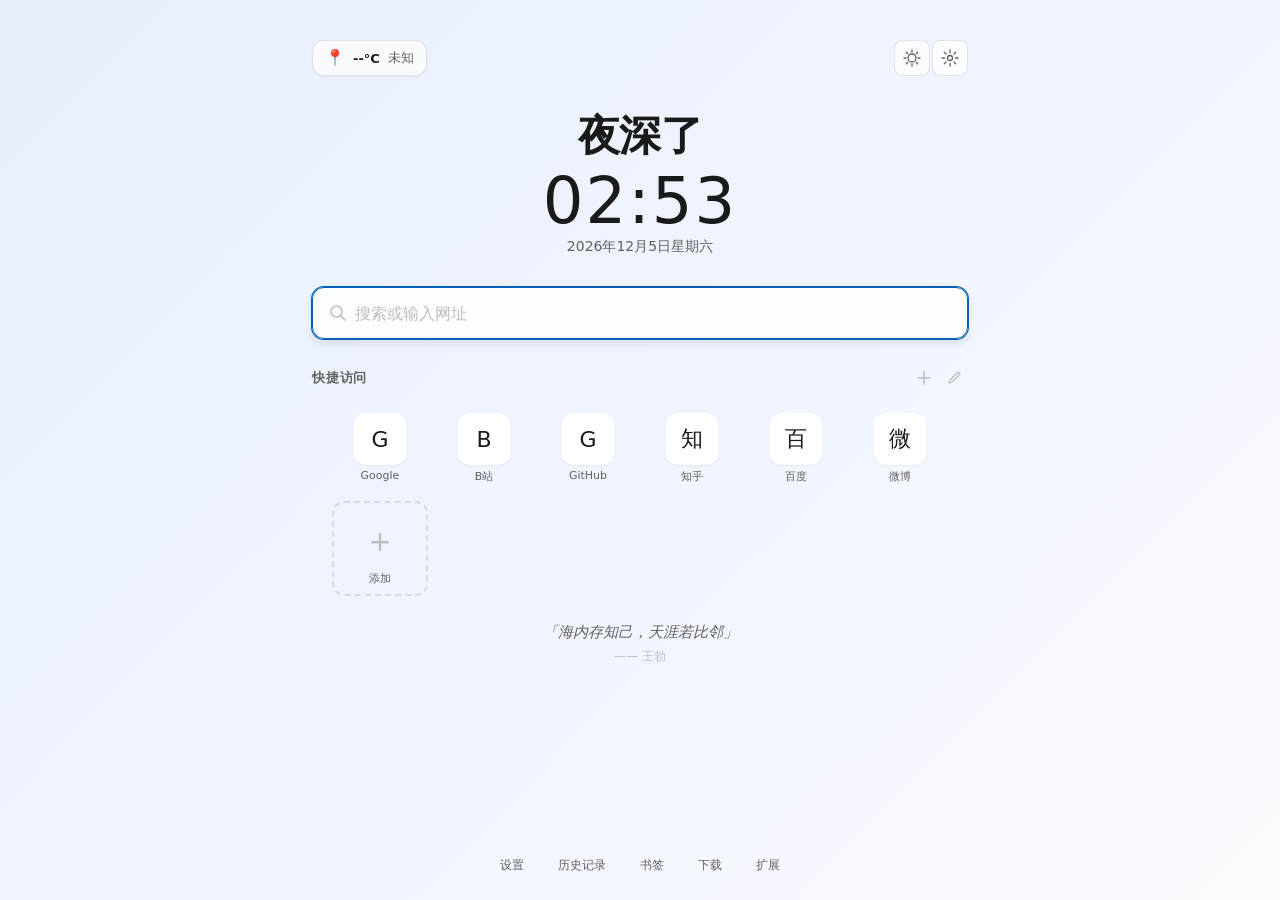
<file: src/pages/newtab/index.html>
<!DOCTYPE html>
<html lang="zh-CN" data-theme="light">
<head>
  <meta charset="UTF-8">
  <meta name="viewport" content="width=device-width, initial-scale=1.0">
  <meta name="color-scheme" content="light dark">
  <title>新标签页 - XFBrowser</title>
  <link rel="stylesheet" href="../../fluent-ui/css/fluent-tokens.css">
  <link rel="stylesheet" href="style.css">
</head>
<body>
  <div id="app">
    <div class="ntp-bg-overlay"></div>

    <header class="ntp-header">
      <div class="ntp-header-top">
        <div class="ntp-weather" id="weather">
          <span class="ntp-weather-icon" id="weatherIcon">☀️</span>
          <span class="ntp-weather-temp" id="weatherTemp">--°C</span>
          <span class="ntp-weather-city" id="weatherCity">--</span>
        </div>
        <div class="ntp-header-actions">
          <button class="ntp-icon-btn" id="themeToggle" title="切换主题">
            <svg width="18" height="18" viewBox="0 0 18 18" fill="none">
              <circle cx="9" cy="9" r="4" stroke="currentColor" stroke-width="1.3"/>
              <path d="M9 1v2M9 15v2M1 9h2M15 9h2M3.3 3.3l1.4 1.4M13.3 13.3l1.4 1.4M3.3 14.7l1.4-1.4M13.3 4.7l1.4-1.4" stroke="currentColor" stroke-width="1.3" stroke-linecap="round"/>
            </svg>
          </button>
          <button class="ntp-icon-btn" id="settingsBtn" title="设置">
            <svg width="18" height="18" viewBox="0 0 18 18" fill="none">
              <circle cx="9" cy="9" r="2.5" stroke="currentColor" stroke-width="1.3"/>
              <path d="M9 1v2.5M9 14.5V17M1 9h2.5M14.5 9H17M3.3 3.3l1.8 1.8M12.9 12.9l1.8 1.8M3.3 14.7l1.8-1.8M12.9 5.1l1.8-1.8" stroke="currentColor" stroke-width="1.3" stroke-linecap="round"/>
            </svg>
          </button>
        </div>
      </div>
      <div class="ntp-greeting-section">
        <h1 class="ntp-greeting" id="greeting">你好</h1>
        <p class="ntp-time" id="currentTime"></p>
        <p class="ntp-date-full" id="currentDate"></p>
      </div>
    </header>

    <main class="ntp-main">
      <section class="ntp-search-section">
        <div class="ntp-search-container">
          <svg class="ntp-search-icon" width="18" height="18" viewBox="0 0 18 18" fill="none">
            <circle cx="7.5" cy="7.5" r="5.5" stroke="currentColor" stroke-width="1.5"/>
            <path d="M11.5 11.5L16 16" stroke="currentColor" stroke-width="1.5" stroke-linecap="round"/>
          </svg>
          <input type="text" class="ntp-search-input" id="searchInput"
                 placeholder="搜索或输入网址" autofocus
                 autocomplete="off" spellcheck="false">
        </div>
        <div class="ntp-search-tips" id="searchTips"></div>
      </section>

      <section class="ntp-section">
        <div class="ntp-section-header">
          <h2>快捷访问</h2>
          <div class="ntp-section-actions">
            <button class="ntp-section-btn" id="addShortcut" title="添加快捷方式">
              <svg width="14" height="14" viewBox="0 0 14 14" fill="none">
                <path d="M7 1v12M1 7h12" stroke="currentColor" stroke-width="1.5" stroke-linecap="round"/>
              </svg>
            </button>
            <button class="ntp-section-btn ntp-section-btn-active" id="toggleEditShortcuts" title="编辑快捷方式">
              <svg width="14" height="14" viewBox="0 0 14 14" fill="none">
                <path d="M11 1l2 2-8 8-3 1 1-3 8-8z" stroke="currentColor" stroke-width="1.2" stroke-linecap="round" stroke-linejoin="round"/>
              </svg>
            </button>
          </div>
        </div>
        <div class="ntp-tiles" id="shortcuts"></div>
      </section>

      <section class="ntp-section ntp-quote-section">
        <div class="ntp-quote">
          <p class="ntp-quote-text" id="quoteText"></p>
          <p class="ntp-quote-author" id="quoteAuthor"></p>
        </div>
      </section>

      <section class="ntp-section" id="recentSection" style="display:none">
        <div class="ntp-section-header">
          <h2>最近关闭</h2>
          <button class="ntp-section-btn" id="clearRecent" title="清空">
            <svg width="14" height="14" viewBox="0 0 14 14" fill="none">
              <path d="M2 4h10M5 4V2.5A1.5 1.5 0 016.5 1h1A1.5 1.5 0 019 2.5V4M11 4v7.5A1.5 1.5 0 019.5 13h-5A1.5 1.5 0 013 11.5V4" stroke="currentColor" stroke-width="1.3" stroke-linecap="round"/>
            </svg>
          </button>
        </div>
        <div class="ntp-recent-list" id="recentList"></div>
      </section>
    </main>

    <footer class="ntp-footer">
      <div class="ntp-footer-links">
        <button class="ntp-footer-btn" data-action="settings">设置</button>
        <button class="ntp-footer-btn" data-action="history">历史记录</button>
        <button class="ntp-footer-btn" data-action="bookmarks">书签</button>
        <button class="ntp-footer-btn" data-action="downloads">下载</button>
        <button class="ntp-footer-btn" data-action="extensions">扩展</button>
      </div>
    </footer>
  </div>

  <div class="ntp-modal" id="settingsModal">
    <div class="ntp-modal-backdrop"></div>
    <div class="ntp-modal-content">
      <div class="ntp-modal-header">
        <h2>设置</h2>
        <button class="ntp-modal-close" id="settingsClose">&times;</button>
      </div>
      <div class="ntp-modal-body">
        <div class="ntp-setting-group">
          <label>主题</label>
          <div class="ntp-theme-options" id="themeOptions">
            <button class="ntp-theme-option" data-theme="light">
              <svg width="20" height="20" viewBox="0 0 20 20" fill="none">
                <circle cx="10" cy="10" r="6" fill="currentColor"/>
              </svg>
              浅色
            </button>
            <button class="ntp-theme-option" data-theme="dark">
              <svg width="20" height="20" viewBox="0 0 20 20" fill="none">
                <path d="M17 12.5A7.5 7.5 0 017.5 3a7.5 7.5 0 109.5 9.5z" fill="currentColor"/>
              </svg>
              深色
            </button>
            <button class="ntp-theme-option" data-theme="system">
              <svg width="20" height="20" viewBox="0 0 20 20" fill="none">
                <rect x="2" y="3" width="16" height="11" rx="1.5" stroke="currentColor" stroke-width="1.3"/>
                <path d="M7 17h6M10 14v3" stroke="currentColor" stroke-width="1.3" stroke-linecap="round"/>
              </svg>
              跟随系统
            </button>
          </div>
        </div>
        <div class="ntp-setting-group">
          <label>默认搜索引擎</label>
          <select id="settingsSearchEngine">
            <option value="google">Google</option>
            <option value="bing">Bing</option>
            <option value="baidu">百度</option>
            <option value="duckduckgo">DuckDuckGo</option>
            <option value="sogou">搜狗</option>
          </select>
        </div>
        <div class="ntp-setting-group">
          <label>背景</label>
          <div class="ntp-bg-options" id="bgOptions">
            <button class="ntp-bg-option" data-bg="gradient">
              <span class="ntp-bg-preview" style="background:linear-gradient(135deg, #e8f0fe, #f0f4ff)"></span>
              渐变
            </button>
            <button class="ntp-bg-option" data-bg="solid">
              <span class="ntp-bg-preview" style="background:#f5f5f5"></span>
              纯色
            </button>
            <button class="ntp-bg-option" data-bg="image">
              <span class="ntp-bg-preview" style="background:#333;display:flex;align-items:center;justify-content:center;color:white;font-size:16px">🖼</span>
              图片
            </button>
          </div>
          <div class="ntp-bg-image-input" id="bgImageInput" style="display:none">
            <input type="text" id="bgImageUrl" placeholder="输入图片URL" class="ntp-input">
            <button class="ntp-btn ntp-btn-sm" id="applyBgImage">应用</button>
          </div>
        </div>
        <div class="ntp-setting-group">
          <label>快捷方式</label>
          <div class="ntp-setting-row">
            <span>最多显示</span>
            <select id="shortcutCount">
              <option value="4">4 个</option>
              <option value="6">6 个</option>
              <option value="8" selected>8 个</option>
              <option value="12">12 个</option>
            </select>
          </div>
        </div>
        <div class="ntp-setting-group">
          <label>显示</label>
          <div class="ntp-setting-row">
            <span>名言</span>
            <label class="ntp-toggle">
              <input type="checkbox" id="showQuote" checked>
              <span class="ntp-toggle-slider"></span>
            </label>
          </div>
          <div class="ntp-setting-row">
            <span>最近关闭</span>
            <label class="ntp-toggle">
              <input type="checkbox" id="showRecent" checked>
              <span class="ntp-toggle-slider"></span>
            </label>
          </div>
          <div class="ntp-setting-row">
            <span>天气</span>
            <label class="ntp-toggle">
              <input type="checkbox" id="showWeather" checked>
              <span class="ntp-toggle-slider"></span>
            </label>
          </div>
        </div>
      </div>
      <div class="ntp-modal-footer">
        <button class="ntp-btn ntp-btn-secondary" id="resetSettings">恢复默认</button>
        <button class="ntp-btn ntp-btn-primary" id="saveSettings">保存</button>
      </div>
    </div>
  </div>

  <div class="ntp-modal" id="addShortcutModal">
    <div class="ntp-modal-backdrop"></div>
    <div class="ntp-modal-content ntp-modal-content-sm">
      <div class="ntp-modal-header">
        <h2>添加快捷方式</h2>
        <button class="ntp-modal-close" id="addShortcutClose">&times;</button>
      </div>
      <div class="ntp-modal-body">
        <div class="ntp-setting-group">
          <label>名称</label>
          <input type="text" id="shortcutName" class="ntp-input" placeholder="如：GitHub">
        </div>
        <div class="ntp-setting-group">
          <label>网址</label>
          <input type="text" id="shortcutUrl" class="ntp-input" placeholder="如：https://github.com">
        </div>
      </div>
      <div class="ntp-modal-footer">
        <button class="ntp-btn ntp-btn-secondary" id="addShortcutCancel">取消</button>
        <button class="ntp-btn ntp-btn-primary" id="addShortcutConfirm">添加</button>
      </div>
    </div>
  </div>

  <div class="ntp-toast" id="toast"></div>

  <script type="module" src="app.js"></script>
</body>
</html>
</file>
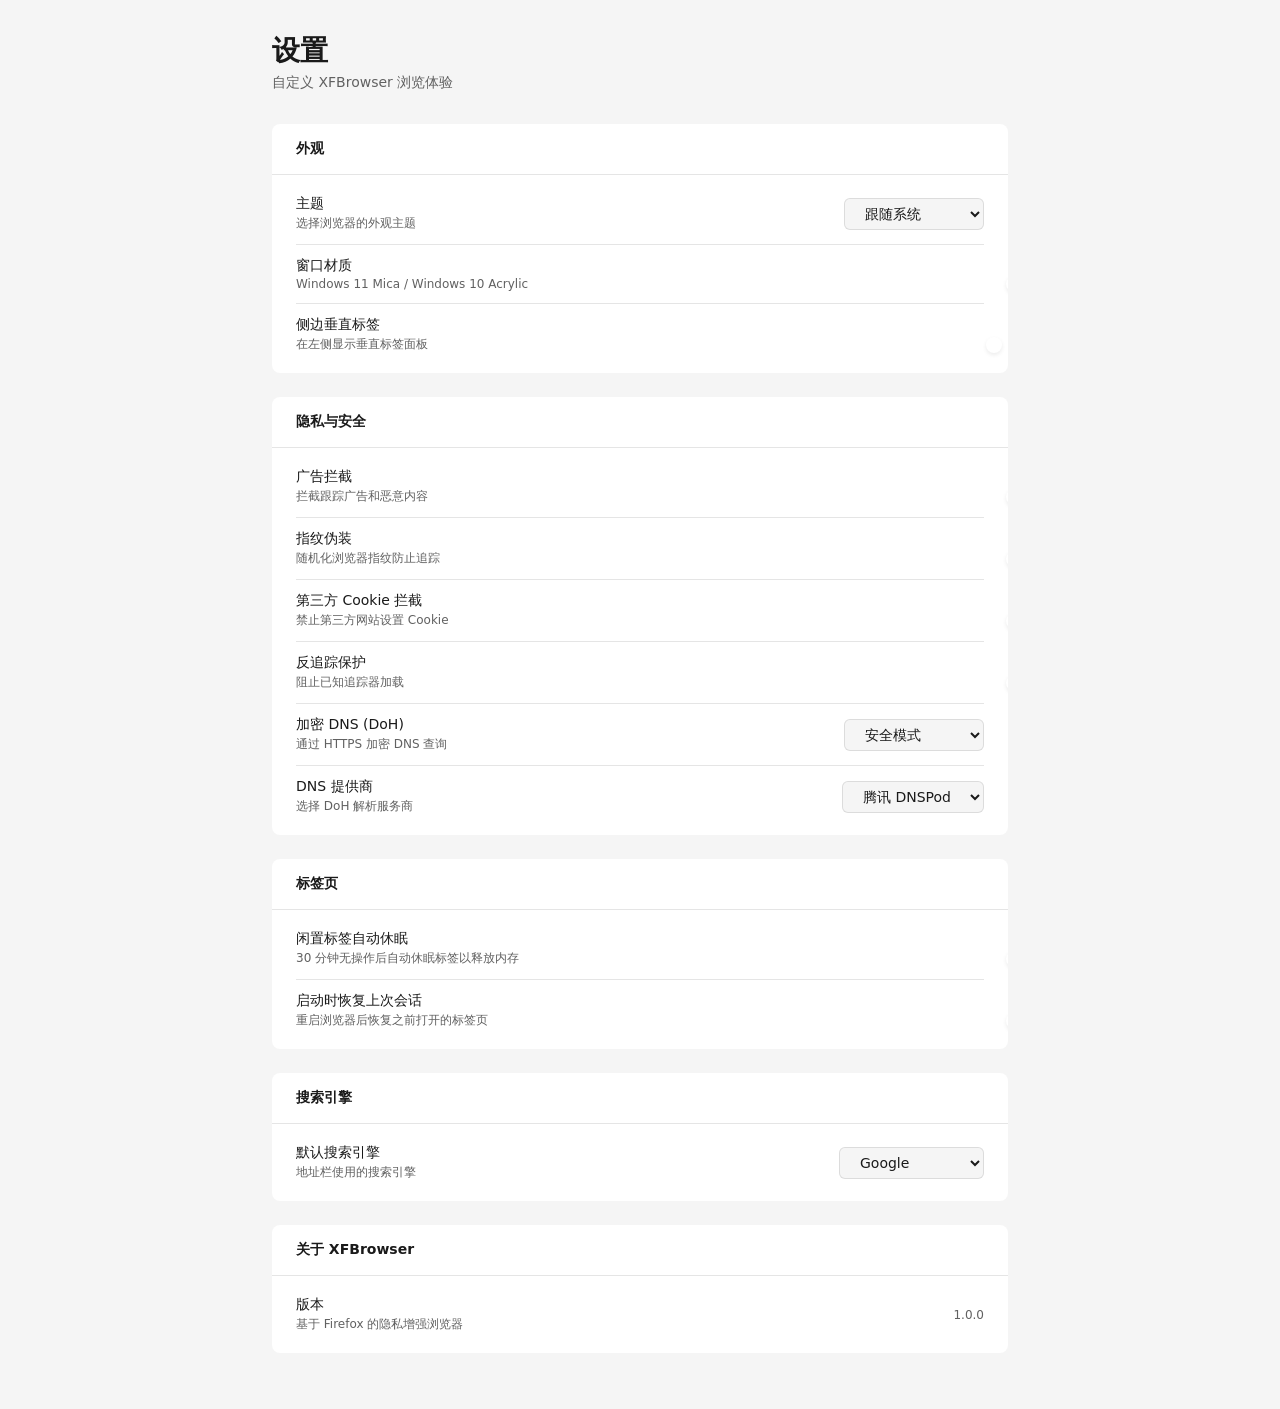
<file: src/pages/settings/index.html>
<!DOCTYPE html>
<html lang="zh-CN" data-theme="light">
<head>
  <meta charset="UTF-8">
  <meta name="viewport" content="width=device-width, initial-scale=1.0">
  <meta name="color-scheme" content="light dark">
  <title>设置 - XFBrowser</title>
  <link rel="stylesheet" href="../../fluent-ui/css/fluent-tokens.css">
  <link rel="stylesheet" href="../../fluent-ui/css/fluent-settings.css">
  <link rel="stylesheet" href="style.css">
</head>
<body>
  <div class="xf-settings">
    <header class="xf-settings-header">
      <h1 class="xf-settings-title">设置</h1>
      <p class="xf-settings-subtitle">自定义 XFBrowser 浏览体验</p>
    </header>

    <!-- 外观 -->
    <section class="xf-settings-group">
      <div class="xf-settings-group-header">外观</div>
      <div class="xf-settings-group-body">
        <div class="xf-settings-row">
          <div class="xf-settings-row-info">
            <div class="xf-settings-row-label">主题</div>
            <div class="xf-settings-row-desc">选择浏览器的外观主题</div>
          </div>
          <div class="xf-settings-row-control">
            <select class="xf-select" id="themeSelect">
              <option value="system">跟随系统</option>
              <option value="light">浅色</option>
              <option value="dark">深色</option>
            </select>
          </div>
        </div>
        <div class="xf-settings-row">
          <div class="xf-settings-row-info">
            <div class="xf-settings-row-label">窗口材质</div>
            <div class="xf-settings-row-desc">Windows 11 Mica / Windows 10 Acrylic</div>
          </div>
          <div class="xf-settings-row-control">
            <label class="xf-toggle">
              <input type="checkbox" id="materialToggle" checked>
              <span class="xf-toggle-track"></span>
              <span class="xf-toggle-thumb"></span>
            </label>
          </div>
        </div>
        <div class="xf-settings-row">
          <div class="xf-settings-row-info">
            <div class="xf-settings-row-label">侧边垂直标签</div>
            <div class="xf-settings-row-desc">在左侧显示垂直标签面板</div>
          </div>
          <div class="xf-settings-row-control">
            <label class="xf-toggle">
              <input type="checkbox" id="sidePanelToggle">
              <span class="xf-toggle-track"></span>
              <span class="xf-toggle-thumb"></span>
            </label>
          </div>
        </div>
      </div>
    </section>

    <!-- 隐私与安全 -->
    <section class="xf-settings-group">
      <div class="xf-settings-group-header">隐私与安全</div>
      <div class="xf-settings-group-body">
        <div class="xf-settings-row">
          <div class="xf-settings-row-info">
            <div class="xf-settings-row-label">广告拦截</div>
            <div class="xf-settings-row-desc">拦截跟踪广告和恶意内容</div>
          </div>
          <div class="xf-settings-row-control">
            <label class="xf-toggle">
              <input type="checkbox" id="adblockToggle" checked>
              <span class="xf-toggle-track"></span>
              <span class="xf-toggle-thumb"></span>
            </label>
          </div>
        </div>
        <div class="xf-settings-row">
          <div class="xf-settings-row-info">
            <div class="xf-settings-row-label">指纹伪装</div>
            <div class="xf-settings-row-desc">随机化浏览器指纹防止追踪</div>
          </div>
          <div class="xf-settings-row-control">
            <label class="xf-toggle">
              <input type="checkbox" id="fingerprintToggle" checked>
              <span class="xf-toggle-track"></span>
              <span class="xf-toggle-thumb"></span>
            </label>
          </div>
        </div>
        <div class="xf-settings-row">
          <div class="xf-settings-row-info">
            <div class="xf-settings-row-label">第三方 Cookie 拦截</div>
            <div class="xf-settings-row-desc">禁止第三方网站设置 Cookie</div>
          </div>
          <div class="xf-settings-row-control">
            <label class="xf-toggle">
              <input type="checkbox" id="cookieToggle" checked>
              <span class="xf-toggle-track"></span>
              <span class="xf-toggle-thumb"></span>
            </label>
          </div>
        </div>
        <div class="xf-settings-row">
          <div class="xf-settings-row-info">
            <div class="xf-settings-row-label">反追踪保护</div>
            <div class="xf-settings-row-desc">阻止已知追踪器加载</div>
          </div>
          <div class="xf-settings-row-control">
            <label class="xf-toggle">
              <input type="checkbox" id="trackingToggle" checked>
              <span class="xf-toggle-track"></span>
              <span class="xf-toggle-thumb"></span>
            </label>
          </div>
        </div>
        <div class="xf-settings-row">
          <div class="xf-settings-row-info">
            <div class="xf-settings-row-label">加密 DNS (DoH)</div>
            <div class="xf-settings-row-desc">通过 HTTPS 加密 DNS 查询</div>
          </div>
          <div class="xf-settings-row-control">
            <select class="xf-select" id="dnsSelect">
              <option value="secure">安全模式</option>
              <option value="fallback">回退模式</option>
              <option value="off">关闭</option>
            </select>
          </div>
        </div>
        <div class="xf-settings-row">
          <div class="xf-settings-row-info">
            <div class="xf-settings-row-label">DNS 提供商</div>
            <div class="xf-settings-row-desc">选择 DoH 解析服务商</div>
          </div>
          <div class="xf-settings-row-control">
            <select class="xf-select" id="dnsProvider">
              <option value="0">腾讯 DNSPod</option>
              <option value="1">阿里 DNS</option>
              <option value="2">Cloudflare</option>
              <option value="3">Google</option>
            </select>
          </div>
        </div>
      </div>
    </section>

    <!-- 标签页 -->
    <section class="xf-settings-group">
      <div class="xf-settings-group-header">标签页</div>
      <div class="xf-settings-group-body">
        <div class="xf-settings-row">
          <div class="xf-settings-row-info">
            <div class="xf-settings-row-label">闲置标签自动休眠</div>
            <div class="xf-settings-row-desc">30 分钟无操作后自动休眠标签以释放内存</div>
          </div>
          <div class="xf-settings-row-control">
            <label class="xf-toggle">
              <input type="checkbox" id="sleepToggle" checked>
              <span class="xf-toggle-track"></span>
              <span class="xf-toggle-thumb"></span>
            </label>
          </div>
        </div>
        <div class="xf-settings-row">
          <div class="xf-settings-row-info">
            <div class="xf-settings-row-label">启动时恢复上次会话</div>
            <div class="xf-settings-row-desc">重启浏览器后恢复之前打开的标签页</div>
          </div>
          <div class="xf-settings-row-control">
            <label class="xf-toggle">
              <input type="checkbox" id="sessionRestoreToggle" checked>
              <span class="xf-toggle-track"></span>
              <span class="xf-toggle-thumb"></span>
            </label>
          </div>
        </div>
      </div>
    </section>

    <!-- 搜索引擎 -->
    <section class="xf-settings-group">
      <div class="xf-settings-group-header">搜索引擎</div>
      <div class="xf-settings-group-body">
        <div class="xf-settings-row">
          <div class="xf-settings-row-info">
            <div class="xf-settings-row-label">默认搜索引擎</div>
            <div class="xf-settings-row-desc">地址栏使用的搜索引擎</div>
          </div>
          <div class="xf-settings-row-control">
            <select class="xf-select" id="searchEngine">
              <option value="google">Google</option>
              <option value="bing">Bing</option>
              <option value="baidu">百度</option>
              <option value="duckduckgo">DuckDuckGo</option>
            </select>
          </div>
        </div>
      </div>
    </section>

    <!-- 关于 -->
    <section class="xf-settings-group">
      <div class="xf-settings-group-header">关于 XFBrowser</div>
      <div class="xf-settings-group-body">
        <div class="xf-settings-row">
          <div class="xf-settings-row-info">
            <div class="xf-settings-row-label">版本</div>
             <div class="xf-settings-row-desc">基于 Firefox 的隐私增强浏览器</div>
          </div>
          <div class="xf-settings-row-control" style="color:var(--fluent-text-secondary);font-size:var(--fluent-font-caption)">
            1.0.0
          </div>
        </div>
      </div>
    </section>
  </div>

  <script type="module" src="app.js"></script>
</body>
</html>
</file>
<file: src/fluent-ui/css/fluent-tokens.css>
/* ===========================================================
   XFBrowser - Fluent UI v2 Design Tokens
   完整 Fluent 2 设计标记系统
   =========================================================== */

:root {
  /* ---- 颜色系统 ---- */
  --fluent-accent: #005fb8;
  --fluent-accent-hover: #004e9e;
  --fluent-accent-active: #003d7a;
  --fluent-accent-soft: rgba(0, 95, 184, 0.08);
  --fluent-accent-soft-hover: rgba(0, 95, 184, 0.12);
  --fluent-accent-text: #ffffff;

  /* 前景文本 */
  --fluent-text-primary: #1a1a1a;
  --fluent-text-secondary: #616161;
  --fluent-text-disabled: #bdbdbd;
  --fluent-text-link: #005fb8;
  --fluent-text-on-accent: #ffffff;

  /* 背景层级 */
  --fluent-bg-base: #f5f5f5;
  --fluent-bg-layer1: #ffffff;
  --fluent-bg-layer2: #fafafa;
  --fluent-bg-layer3: #f0f0f0;
  --fluent-bg-hover: rgba(0, 0, 0, 0.04);
  --fluent-bg-active: rgba(0, 0, 0, 0.08);
  --fluent-bg-selected: rgba(0, 95, 184, 0.08);

  /* 边框 */
  --fluent-border-base: rgba(0, 0, 0, 0.1);
  --fluent-border-hover: rgba(0, 0, 0, 0.16);
  --fluent-border-focus: #005fb8;
  --fluent-border-selected: #005fb8;

  /* 阴影层级 (Fluent 2 Elevation) */
  --fluent-shadow-xs: 0 1px 2px rgba(0, 0, 0, 0.06);
  --fluent-shadow-sm: 0 2px 4px rgba(0, 0, 0, 0.08);
  --fluent-shadow-md: 0 4px 8px rgba(0, 0, 0, 0.1);
  --fluent-shadow-lg: 0 8px 16px rgba(0, 0, 0, 0.12);
  --fluent-shadow-xl: 0 16px 32px rgba(0, 0, 0, 0.14);

  /* 圆角 */
  --fluent-radius-sm: 4px;
  --fluent-radius-md: 6px;
  --fluent-radius-lg: 8px;
  --fluent-radius-xl: 12px;
  --fluent-radius-round: 9999px;

  /* 间距 */
  --fluent-space-xs: 2px;
  --fluent-space-sm: 4px;
  --fluent-space-md: 8px;
  --fluent-space-lg: 12px;
  --fluent-space-xl: 16px;
  --fluent-space-2xl: 24px;
  --fluent-space-3xl: 32px;

  /* 字体 */
  --fluent-font-family: 'Segoe UI Variable', 'Segoe UI', system-ui, -apple-system, sans-serif;
  --fluent-font-caption: 12px;
  --fluent-font-body: 14px;
  --fluent-font-body-large: 16px;
  --fluent-font-subtitle: 18px;
  --fluent-font-title: 20px;
  --fluent-font-title-large: 28px;
  --fluent-font-display: 40px;

  /* 动画 */
  --fluent-duration-fast: 100ms;
  --fluent-duration-normal: 200ms;
  --fluent-duration-slow: 400ms;
  --fluent-easing-linear: cubic-bezier(0, 0, 1, 1);
  --fluent-easing-standard: cubic-bezier(0.2, 0, 0, 1);
  --fluent-easing-accelerate: cubic-bezier(0.8, 0, 0.6, 1);
  --fluent-easing-decelerate: cubic-bezier(0.2, 0, 0, 1);
}

/* ---- 深色模式 ---- */
[data-theme="dark"] {
  --fluent-bg-base: #1a1a1a;
  --fluent-bg-layer1: #2d2d2d;
  --fluent-bg-layer2: #252525;
  --fluent-bg-layer3: #333333;
  --fluent-bg-hover: rgba(255, 255, 255, 0.06);
  --fluent-bg-active: rgba(255, 255, 255, 0.1);
  --fluent-bg-selected: rgba(96, 186, 255, 0.12);

  --fluent-text-primary: #e0e0e0;
  --fluent-text-secondary: #a0a0a0;
  --fluent-text-disabled: #5a5a5a;
  --fluent-text-link: #60baff;

  --fluent-border-base: rgba(255, 255, 255, 0.08);
  --fluent-border-hover: rgba(255, 255, 255, 0.14);
  --fluent-border-focus: #60baff;
  --fluent-border-selected: #60baff;

  --fluent-accent: #60baff;
  --fluent-accent-hover: #4da6e6;
  --fluent-accent-soft: rgba(96, 186, 255, 0.12);
  --fluent-accent-soft-hover: rgba(96, 186, 255, 0.18);

  --fluent-shadow-xs: 0 1px 2px rgba(0, 0, 0, 0.3);
  --fluent-shadow-sm: 0 2px 4px rgba(0, 0, 0, 0.35);
  --fluent-shadow-md: 0 4px 8px rgba(0, 0, 0, 0.4);
  --fluent-shadow-lg: 0 8px 16px rgba(0, 0, 0, 0.45);
  --fluent-shadow-xl: 0 16px 32px rgba(0, 0, 0, 0.5);
}
</file>
<file: src/pages/newtab/style.css>
* {
  margin: 0;
  padding: 0;
  box-sizing: border-box;
}

body {
  font-family: var(--fluent-font-family);
  color: var(--fluent-text-primary);
  min-height: 100vh;
  display: flex;
  flex-direction: column;
  transition: background 1s ease;
  background: linear-gradient(135deg, #e8f0fe 0%, #f0f4ff 50%, #fafcff 100%);
  position: relative;
}

[data-theme="dark"] body {
  background: linear-gradient(135deg, #1a1a2e 0%, #16213e 50%, #0f3460 100%);
}

.ntp-bg-overlay {
  position: fixed;
  inset: 0;
  z-index: 0;
  pointer-events: none;
  transition: opacity 0.5s ease;
}

#app {
  flex: 1;
  display: flex;
  flex-direction: column;
  max-width: 720px;
  margin: 0 auto;
  padding: var(--fluent-space-2xl) var(--fluent-space-3xl);
  width: 100%;
  position: relative;
  z-index: 1;
}

/* ===== Header ===== */
.ntp-header {
  text-align: center;
  padding: var(--fluent-space-xl) 0 var(--fluent-space-md);
}

.ntp-header-top {
  display: flex;
  justify-content: space-between;
  align-items: flex-start;
  margin-bottom: var(--fluent-space-3xl);
}

.ntp-weather {
  display: flex;
  align-items: center;
  gap: var(--fluent-space-md);
  padding: var(--fluent-space-md) var(--fluent-space-lg);
  background: rgba(255,255,255,0.7);
  border-radius: var(--fluent-radius-xl);
  border: 1px solid var(--fluent-border-base);
  box-shadow: var(--fluent-shadow-xs);
  font-size: 13px;
  cursor: pointer;
  transition: all var(--fluent-duration-fast) var(--fluent-easing-standard);
  backdrop-filter: blur(8px);
}

[data-theme="dark"] .ntp-weather {
  background: rgba(45,45,45,0.7);
}

.ntp-weather:hover {
  border-color: var(--fluent-border-hover);
  box-shadow: var(--fluent-shadow-sm);
}

.ntp-weather-icon {
  font-size: 16px;
  line-height: 1;
}

.ntp-weather-temp {
  font-weight: 600;
  color: var(--fluent-text-primary);
}

.ntp-weather-city {
  color: var(--fluent-text-secondary);
}

.ntp-header-actions {
  display: flex;
  gap: var(--fluent-space-xs);
}

.ntp-icon-btn {
  width: 36px;
  height: 36px;
  border-radius: var(--fluent-radius-lg);
  border: 1px solid var(--fluent-border-base);
  background: rgba(255,255,255,0.7);
  cursor: pointer;
  display: flex;
  align-items: center;
  justify-content: center;
  color: var(--fluent-text-secondary);
  transition: all var(--fluent-duration-fast) var(--fluent-easing-standard);
  backdrop-filter: blur(8px);
}

[data-theme="dark"] .ntp-icon-btn {
  background: rgba(45,45,45,0.7);
}

.ntp-icon-btn:hover {
  background: var(--fluent-bg-layer1);
  border-color: var(--fluent-border-hover);
  color: var(--fluent-text-primary);
  box-shadow: var(--fluent-shadow-sm);
}

.ntp-greeting-section {
  margin-bottom: var(--fluent-space-2xl);
}

.ntp-greeting {
  font-size: 42px;
  font-weight: 700;
  color: var(--fluent-text-primary);
  margin-bottom: var(--fluent-space-xs);
  letter-spacing: -0.5px;
}

.ntp-time {
  font-size: 64px;
  font-weight: 200;
  color: var(--fluent-text-primary);
  letter-spacing: 2px;
  line-height: 1.1;
  margin-bottom: var(--fluent-space-xs);
}

.ntp-date-full {
  font-size: var(--fluent-font-body);
  color: var(--fluent-text-secondary);
}

/* ===== Search ===== */
.ntp-search-section {
  margin-bottom: var(--fluent-space-2xl);
}

.ntp-search-container {
  display: flex;
  align-items: center;
  height: 52px;
  background: rgba(255,255,255,0.8);
  border-radius: var(--fluent-radius-xl);
  box-shadow: var(--fluent-shadow-sm);
  border: 1px solid var(--fluent-border-base);
  padding: 0 var(--fluent-space-xl);
  gap: var(--fluent-space-md);
  transition: all var(--fluent-duration-normal) var(--fluent-easing-standard);
  backdrop-filter: blur(12px);
}

[data-theme="dark"] .ntp-search-container {
  background: rgba(45,45,45,0.8);
}

.ntp-search-container:focus-within {
  border-color: var(--fluent-border-focus);
  box-shadow: 0 0 0 1px var(--fluent-border-focus), var(--fluent-shadow-md);
  transform: translateY(-1px);
}

.ntp-search-icon {
  color: var(--fluent-text-disabled);
  flex-shrink: 0;
}

.ntp-search-input {
  flex: 1;
  border: none;
  outline: none;
  background: transparent;
  font-size: var(--fluent-font-body-large);
  color: var(--fluent-text-primary);
  font-family: var(--fluent-font-family);
}

.ntp-search-input::placeholder {
  color: var(--fluent-text-disabled);
}

.ntp-search-tips {
  display: none;
  margin-top: var(--fluent-space-md);
  padding: 0 var(--fluent-space-xs);
  font-size: var(--fluent-font-caption);
  color: var(--fluent-text-disabled);
}

.ntp-search-tips.show {
  display: block;
}

/* ===== Sections ===== */
.ntp-section {
  margin-bottom: var(--fluent-space-xl);
}

.ntp-section-header {
  display: flex;
  align-items: center;
  justify-content: space-between;
  margin-bottom: var(--fluent-space-md);
}

.ntp-section-header h2 {
  font-size: 13px;
  font-weight: 600;
  color: var(--fluent-text-secondary);
  text-transform: uppercase;
  letter-spacing: 0.8px;
}

.ntp-section-actions {
  display: flex;
  gap: var(--fluent-space-xs);
}

.ntp-section-btn {
  display: flex;
  align-items: center;
  justify-content: center;
  width: 28px;
  height: 28px;
  border: none;
  background: transparent;
  border-radius: var(--fluent-radius-md);
  cursor: pointer;
  color: var(--fluent-text-disabled);
  transition: all var(--fluent-duration-fast) var(--fluent-easing-standard);
}

.ntp-section-btn:hover {
  background: var(--fluent-bg-hover);
  color: var(--fluent-text-secondary);
}

.ntp-section-btn-active.active {
  color: var(--fluent-accent);
  background: var(--fluent-accent-soft);
}

/* ===== Shortcut Tiles ===== */
.ntp-tiles {
  display: grid;
  grid-template-columns: repeat(auto-fill, 96px);
  gap: var(--fluent-space-md);
  justify-content: center;
}

.ntp-tile {
  display: flex;
  flex-direction: column;
  align-items: center;
  gap: var(--fluent-space-sm);
  padding: var(--fluent-space-lg) var(--fluent-space-md) var(--fluent-space-md);
  border-radius: var(--fluent-radius-xl);
  cursor: pointer;
  transition: all var(--fluent-duration-fast) var(--fluent-easing-standard);
  text-decoration: none;
  color: inherit;
  position: relative;
  border: 1px solid transparent;
}

.ntp-tile:hover {
  background: var(--fluent-bg-hover);
  border-color: var(--fluent-border-base);
  transform: translateY(-2px);
}

.ntp-tile:active {
  transform: scale(0.95);
}

.ntp-tile.editing .ntp-tile-remove {
  display: flex;
}

.ntp-tile-remove {
  display: none;
  position: absolute;
  top: -6px;
  right: -6px;
  width: 20px;
  height: 20px;
  border-radius: 50%;
  background: #e81123;
  color: white;
  border: 2px solid var(--fluent-bg-layer1);
  align-items: center;
  justify-content: center;
  font-size: 12px;
  cursor: pointer;
  z-index: 2;
  transition: transform var(--fluent-duration-fast) var(--fluent-easing-standard);
}

.ntp-tile-remove:hover {
  transform: scale(1.15);
}

.ntp-tile-icon {
  width: 52px;
  height: 52px;
  border-radius: var(--fluent-radius-xl);
  background: var(--fluent-bg-layer1);
  box-shadow: var(--fluent-shadow-xs);
  display: flex;
  align-items: center;
  justify-content: center;
  font-size: 22px;
  overflow: hidden;
  transition: box-shadow var(--fluent-duration-fast) var(--fluent-easing-standard);
}

.ntp-tile:hover .ntp-tile-icon {
  box-shadow: var(--fluent-shadow-sm);
}

.ntp-tile-icon img {
  width: 100%;
  height: 100%;
  object-fit: contain;
  padding: var(--fluent-space-md);
}

.ntp-tile-title {
  font-size: 11px;
  color: var(--fluent-text-secondary);
  text-align: center;
  max-width: 100%;
  overflow: hidden;
  text-overflow: ellipsis;
  white-space: nowrap;
}

.ntp-tile-add {
  border: 2px dashed var(--fluent-border-base);
  background: transparent;
  box-shadow: none;
  cursor: pointer;
}

.ntp-tile-add:hover {
  border-color: var(--fluent-accent);
  background: var(--fluent-accent-soft);
}

.ntp-tile-add .ntp-tile-icon {
  background: transparent;
  box-shadow: none;
  color: var(--fluent-text-disabled);
  font-size: 28px;
}

/* ===== Quote ===== */
.ntp-quote-section {
  text-align: center;
  padding: var(--fluent-space-md) 0;
}

.ntp-quote-text {
  font-size: 15px;
  color: var(--fluent-text-secondary);
  font-style: italic;
  line-height: 1.7;
  margin-bottom: var(--fluent-space-xs);
}

.ntp-quote-author {
  font-size: var(--fluent-font-caption);
  color: var(--fluent-text-disabled);
}

/* ===== Recent Tabs ===== */
.ntp-recent-list {
  display: flex;
  flex-direction: column;
  gap: var(--fluent-space-xs);
}

.ntp-recent-item {
  display: flex;
  align-items: center;
  padding: var(--fluent-space-md) var(--fluent-space-md);
  border-radius: var(--fluent-radius-md);
  gap: var(--fluent-space-md);
  cursor: pointer;
  transition: background var(--fluent-duration-fast) var(--fluent-easing-standard);
}

.ntp-recent-item:hover {
  background: var(--fluent-bg-hover);
}

.ntp-recent-item-title {
  flex: 1;
  font-size: 13px;
  color: var(--fluent-text-primary);
  white-space: nowrap;
  overflow: hidden;
  text-overflow: ellipsis;
}

.ntp-recent-item-time {
  font-size: 11px;
  color: var(--fluent-text-disabled);
  flex-shrink: 0;
}

/* ===== Footer ===== */
.ntp-footer {
  margin-top: auto;
  padding-top: var(--fluent-space-xl);
}

.ntp-footer-links {
  display: flex;
  justify-content: center;
  gap: var(--fluent-space-xs);
  flex-wrap: wrap;
}

.ntp-footer-btn {
  display: flex;
  align-items: center;
  gap: var(--fluent-space-xs);
  padding: var(--fluent-space-xs) var(--fluent-space-xl);
  border: none;
  background: transparent;
  border-radius: var(--fluent-radius-lg);
  color: var(--fluent-text-secondary);
  font-size: var(--fluent-font-caption);
  font-family: var(--fluent-font-family);
  cursor: pointer;
  transition: all var(--fluent-duration-fast) var(--fluent-easing-standard);
}

.ntp-footer-btn:hover {
  background: var(--fluent-bg-hover);
  color: var(--fluent-text-primary);
}

/* ===== Modal ===== */
.ntp-modal {
  display: none;
  position: fixed;
  z-index: 1000;
  inset: 0;
  align-items: center;
  justify-content: center;
}

.ntp-modal.show {
  display: flex;
}

.ntp-modal-backdrop {
  position: absolute;
  inset: 0;
  background: rgba(0,0,0,0.4);
  animation: fadeIn 0.2s ease;
}

.ntp-modal-content {
  position: relative;
  background: var(--fluent-bg-layer1);
  border-radius: var(--fluent-radius-xl);
  box-shadow: var(--fluent-shadow-xl);
  min-width: 420px;
  max-width: 520px;
  max-height: 80vh;
  overflow-y: auto;
  animation: slideUp 0.25s ease;
}

.ntp-modal-content-sm {
  min-width: 360px;
  max-width: 400px;
}

.ntp-modal-header {
  display: flex;
  justify-content: space-between;
  align-items: center;
  padding: var(--fluent-space-xl) var(--fluent-space-2xl);
  border-bottom: 1px solid var(--fluent-border-base);
}

.ntp-modal-header h2 {
  font-size: 18px;
  font-weight: 600;
}

.ntp-modal-close {
  background: none;
  border: none;
  font-size: 22px;
  color: var(--fluent-text-disabled);
  cursor: pointer;
  width: 32px;
  height: 32px;
  display: flex;
  align-items: center;
  justify-content: center;
  border-radius: var(--fluent-radius-md);
  transition: all var(--fluent-duration-fast) var(--fluent-easing-standard);
}

.ntp-modal-close:hover {
  background: var(--fluent-bg-hover);
  color: var(--fluent-text-primary);
}

.ntp-modal-body {
  padding: var(--fluent-space-xl) var(--fluent-space-2xl);
}

.ntp-modal-footer {
  display: flex;
  justify-content: flex-end;
  gap: var(--fluent-space-md);
  padding: var(--fluent-space-xl) var(--fluent-space-2xl);
  border-top: 1px solid var(--fluent-border-base);
  background: var(--fluent-bg-layer2);
  border-radius: 0 0 var(--fluent-radius-xl) var(--fluent-radius-xl);
}

/* ===== Settings ===== */
.ntp-setting-group {
  margin-bottom: var(--fluent-space-xl);
}

.ntp-setting-group > label {
  display: block;
  font-weight: 600;
  font-size: 13px;
  color: var(--fluent-text-primary);
  margin-bottom: var(--fluent-space-md);
}

.ntp-setting-row {
  display: flex;
  align-items: center;
  justify-content: space-between;
  padding: var(--fluent-space-md) 0;
}

.ntp-setting-row span {
  font-size: var(--fluent-font-body);
  color: var(--fluent-text-primary);
}

.ntp-theme-options {
  display: flex;
  gap: var(--fluent-space-md);
}

.ntp-theme-option {
  flex: 1;
  display: flex;
  flex-direction: column;
  align-items: center;
  gap: var(--fluent-space-sm);
  padding: var(--fluent-space-lg) var(--fluent-space-md);
  border: 2px solid var(--fluent-border-base);
  border-radius: var(--fluent-radius-lg);
  background: transparent;
  cursor: pointer;
  font-size: var(--fluent-font-caption);
  font-family: var(--fluent-font-family);
  color: var(--fluent-text-secondary);
  transition: all var(--fluent-duration-fast) var(--fluent-easing-standard);
}

.ntp-theme-option:hover {
  border-color: var(--fluent-border-hover);
  background: var(--fluent-bg-hover);
}

.ntp-theme-option.active {
  border-color: var(--fluent-accent);
  color: var(--fluent-accent);
  background: var(--fluent-accent-soft);
}

.ntp-bg-options {
  display: flex;
  gap: var(--fluent-space-md);
}

.ntp-bg-option {
  flex: 1;
  display: flex;
  flex-direction: column;
  align-items: center;
  gap: var(--fluent-space-sm);
  padding: var(--fluent-space-md);
  border: 2px solid var(--fluent-border-base);
  border-radius: var(--fluent-radius-lg);
  background: transparent;
  cursor: pointer;
  font-size: var(--fluent-font-caption);
  font-family: var(--fluent-font-family);
  color: var(--fluent-text-secondary);
  transition: all var(--fluent-duration-fast) var(--fluent-easing-standard);
}

.ntp-bg-option:hover {
  border-color: var(--fluent-border-hover);
}

.ntp-bg-option.active {
  border-color: var(--fluent-accent);
  color: var(--fluent-accent);
}

.ntp-bg-preview {
  width: 100%;
  height: 48px;
  border-radius: var(--fluent-radius-md);
  display: block;
}

.ntp-bg-image-input {
  display: flex;
  gap: var(--fluent-space-md);
  margin-top: var(--fluent-space-md);
}

.ntp-input {
  flex: 1;
  padding: var(--fluent-space-md) var(--fluent-space-lg);
  border: 1px solid var(--fluent-border-base);
  border-radius: var(--fluent-radius-md);
  font-size: var(--fluent-font-body);
  font-family: var(--fluent-font-family);
  background: var(--fluent-bg-layer2);
  color: var(--fluent-text-primary);
  transition: border-color var(--fluent-duration-fast) var(--fluent-easing-standard);
}

.ntp-input:focus {
  outline: none;
  border-color: var(--fluent-border-focus);
}

/* ===== Toggle ===== */
.ntp-toggle {
  position: relative;
  display: inline-block;
  width: 40px;
  height: 22px;
  cursor: pointer;
}

.ntp-toggle input {
  display: none;
}

.ntp-toggle-slider {
  position: absolute;
  inset: 0;
  background: var(--fluent-border-base);
  border-radius: 11px;
  transition: all var(--fluent-duration-fast) var(--fluent-easing-standard);
}

.ntp-toggle-slider::before {
  content: '';
  position: absolute;
  width: 18px;
  height: 18px;
  left: 2px;
  bottom: 2px;
  background: white;
  border-radius: 50%;
  transition: all var(--fluent-duration-fast) var(--fluent-easing-standard);
  box-shadow: var(--fluent-shadow-xs);
}

.ntp-toggle input:checked + .ntp-toggle-slider {
  background: var(--fluent-accent);
}

.ntp-toggle input:checked + .ntp-toggle-slider::before {
  transform: translateX(18px);
}

/* ===== Buttons ===== */
.ntp-btn {
  padding: var(--fluent-space-md) var(--fluent-space-xl);
  border: none;
  border-radius: var(--fluent-radius-md);
  font-size: var(--fluent-font-body);
  font-family: var(--fluent-font-family);
  cursor: pointer;
  transition: all var(--fluent-duration-fast) var(--fluent-easing-standard);
}

.ntp-btn-sm {
  padding: var(--fluent-space-sm) var(--fluent-space-xl);
  font-size: 13px;
}

.ntp-btn-primary {
  background: var(--fluent-accent);
  color: var(--fluent-text-on-accent);
}

.ntp-btn-primary:hover {
  background: var(--fluent-accent-hover);
}

.ntp-btn-secondary {
  background: var(--fluent-bg-layer3);
  color: var(--fluent-text-primary);
}

.ntp-btn-secondary:hover {
  background: var(--fluent-bg-active);
}

/* ===== Toast ===== */
.ntp-toast {
  position: fixed;
  bottom: 24px;
  left: 50%;
  transform: translateX(-50%) translateY(80px);
  padding: var(--fluent-space-md) var(--fluent-space-xl);
  background: var(--fluent-bg-layer1);
  border: 1px solid var(--fluent-border-base);
  border-radius: var(--fluent-radius-lg);
  box-shadow: var(--fluent-shadow-md);
  font-size: var(--fluent-font-body);
  color: var(--fluent-text-primary);
  z-index: 2000;
  opacity: 0;
  transition: all 0.3s ease;
  pointer-events: none;
}

.ntp-toast.show {
  opacity: 1;
  transform: translateX(-50%) translateY(0);
}

/* ===== Animations ===== */
@keyframes fadeIn {
  from { opacity: 0; }
  to { opacity: 1; }
}

@keyframes slideUp {
  from {
    transform: translateY(24px);
    opacity: 0;
  }
  to {
    transform: translateY(0);
    opacity: 1;
  }
}
</file>
<file: src/fluent-ui/css/fluent-settings.css>
/* ===========================================================
   XFBrowser - Fluent 设置页面样式
   =========================================================== */

.xf-settings {
  max-width: 800px;
  margin: 0 auto;
  padding: var(--fluent-space-3xl);
}

.xf-settings-header {
  margin-bottom: var(--fluent-space-3xl);
}

.xf-settings-title {
  font-size: var(--fluent-font-title-large);
  font-weight: 600;
  color: var(--fluent-text-primary);
  margin-bottom: var(--fluent-space-sm);
}

.xf-settings-subtitle {
  font-size: var(--fluent-font-body);
  color: var(--fluent-text-secondary);
}

/* 设置分组 */
.xf-settings-group {
  margin-bottom: var(--fluent-space-2xl);
  background: var(--fluent-bg-layer1);
  border-radius: var(--fluent-radius-lg);
  overflow: hidden;
}

.xf-settings-group-header {
  padding: var(--fluent-space-xl) var(--fluent-space-2xl);
  border-bottom: 1px solid var(--fluent-border-base);
  font-size: var(--fluent-font-body);
  font-weight: 600;
  color: var(--fluent-text-primary);
}

.xf-settings-group-body {
  padding: var(--fluent-space-md) var(--fluent-space-2xl);
}

/* 设置行 */
.xf-settings-row {
  display: flex;
  align-items: center;
  justify-content: space-between;
  padding: var(--fluent-space-lg) 0;
  min-height: 44px;
}

.xf-settings-row + .xf-settings-row {
  border-top: 1px solid var(--fluent-border-base);
}

.xf-settings-row-info {
  flex: 1;
  min-width: 0;
}

.xf-settings-row-label {
  font-size: var(--fluent-font-body);
  color: var(--fluent-text-primary);
  font-weight: 500;
}

.xf-settings-row-desc {
  font-size: var(--fluent-font-caption);
  color: var(--fluent-text-secondary);
  margin-top: 2px;
}

.xf-settings-row-control {
  flex-shrink: 0;
  margin-left: var(--fluent-space-xl);
}

/* Fluent 开关控件 */
.xf-toggle {
  position: relative;
  width: 40px;
  height: 20px;
  cursor: pointer;
  flex-shrink: 0;
}

.xf-toggle input {
  display: none;
}

.xf-toggle-track {
  position: absolute;
  inset: 0;
  background: var(--fluent-text-disabled);
  border-radius: var(--fluent-radius-round);
  transition: background var(--fluent-duration-normal) var(--fluent-easing-standard);
}

.xf-toggle input:checked + .xf-toggle-track {
  background: var(--fluent-accent);
}

.xf-toggle-thumb {
  position: absolute;
  top: 2px;
  left: 2px;
  width: 16px;
  height: 16px;
  background: #ffffff;
  border-radius: 50%;
  box-shadow: var(--fluent-shadow-sm);
  transition: transform var(--fluent-duration-normal) var(--fluent-easing-standard);
}

.xf-toggle input:checked ~ .xf-toggle-thumb {
  transform: translateX(20px);
}

/* 下拉选择 */
.xf-select {
  height: 32px;
  background: var(--fluent-bg-base);
  border: 1px solid var(--fluent-border-base);
  border-radius: var(--fluent-radius-md);
  padding: 0 var(--fluent-space-xl);
  font-size: var(--fluent-font-body);
  color: var(--fluent-text-primary);
  font-family: var(--fluent-font-family);
  cursor: pointer;
  outline: none;
  transition: border-color var(--fluent-duration-fast) var(--fluent-easing-standard);
  min-width: 140px;
}

.xf-select:focus {
  border-color: var(--fluent-border-focus);
}

/* 按钮 */
.xf-btn {
  display: inline-flex;
  align-items: center;
  justify-content: center;
  height: 32px;
  padding: 0 var(--fluent-space-xl);
  border: 1px solid var(--fluent-border-base);
  border-radius: var(--fluent-radius-md);
  background: transparent;
  color: var(--fluent-text-primary);
  font-size: var(--fluent-font-body);
  font-family: var(--fluent-font-family);
  cursor: pointer;
  transition: all var(--fluent-duration-fast) var(--fluent-easing-standard);
  gap: var(--fluent-space-sm);
}

.xf-btn:hover {
  background: var(--fluent-bg-hover);
}

.xf-btn-primary {
  background: var(--fluent-accent);
  color: var(--fluent-text-on-accent);
  border-color: transparent;
}

.xf-btn-primary:hover {
  background: var(--fluent-accent-hover);
}

.xf-btn-danger {
  color: #d32f2f;
  border-color: rgba(211, 47, 47, 0.3);
}

.xf-btn-danger:hover {
  background: rgba(211, 47, 47, 0.08);
}

/* 搜索框 */
.xf-input {
  height: 32px;
  background: var(--fluent-bg-base);
  border: 1px solid var(--fluent-border-base);
  border-radius: var(--fluent-radius-md);
  padding: 0 var(--fluent-space-lg);
  font-size: var(--fluent-font-body);
  color: var(--fluent-text-primary);
  font-family: var(--fluent-font-family);
  outline: none;
  transition: border-color var(--fluent-duration-fast) var(--fluent-easing-standard);
}

.xf-input:focus {
  border-color: var(--fluent-border-focus);
}
</file>
<file: src/pages/settings/style.css>
/* ===========================================================
   XFBrowser - 设置页额外样式
   =========================================================== */

* {
  margin: 0;
  padding: 0;
  box-sizing: border-box;
}

body {
  font-family: var(--fluent-font-family);
  background: var(--fluent-bg-base);
  color: var(--fluent-text-primary);
  min-height: 100vh;
}

/* 页面内搜索 */
.xf-settings-search {
  margin-bottom: var(--fluent-space-2xl);
}

/* 设置保存状态提示 */
.xf-settings-toast {
  position: fixed;
  bottom: var(--fluent-space-2xl);
  left: 50%;
  transform: translateX(-50%) translateY(100px);
  background: var(--fluent-bg-layer1);
  border-radius: var(--fluent-radius-lg);
  box-shadow: var(--fluent-shadow-lg);
  padding: var(--fluent-space-lg) var(--fluent-space-2xl);
  font-size: var(--fluent-font-body);
  color: var(--fluent-text-primary);
  border: 1px solid var(--fluent-border-base);
  opacity: 0;
  transition: all var(--fluent-duration-slow) var(--fluent-easing-standard);
  z-index: 9999;
  pointer-events: none;
}

.xf-settings-toast[data-show="true"] {
  opacity: 1;
  transform: translateX(-50%) translateY(0);
}

/* 设置分组内联提示 */
.xf-settings-group-note {
  padding: var(--fluent-space-md) var(--fluent-space-2xl);
  font-size: var(--fluent-font-caption);
  color: var(--fluent-text-disabled);
  border-top: 1px solid var(--fluent-border-base);
}
</file>
